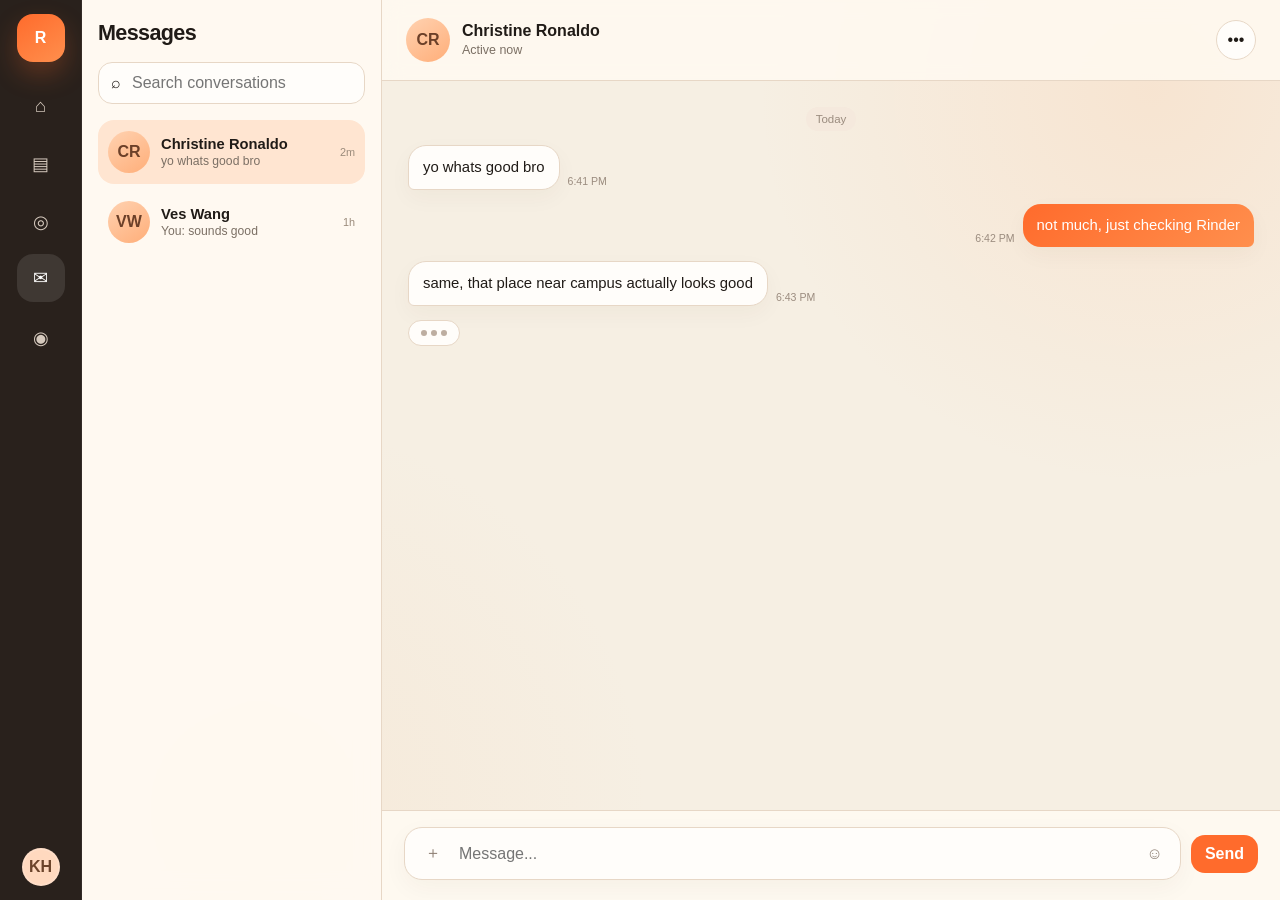
<file: chat.html>
<!doctype html>
<html lang="en">
<head>
  <meta charset="utf-8" />
  <meta name="viewport" content="width=device-width,initial-scale=1" />
  <title>Rinder — Chat</title>
  <style>
    :root{
      --cream:#f6efe3;
      --paper:#fffaf2;
      --paper-2:#fbf3e8;
      --ink:#201b17;
      --muted:#7b6f64;
      --line:#e7d7c6;
      --orange:#ff6b2c;
      --orange-2:#ff8f4d;
      --peach:#ffd9bf;
      --dark:#29211c;
      --green:#6f8267;
      --shadow:0 18px 50px rgba(67,42,24,.08);
    }

    *{box-sizing:border-box}
    html,body{margin:0;height:100%;font-family:Inter,ui-sans-serif,-apple-system,BlinkMacSystemFont,"Segoe UI",sans-serif;background:var(--cream);color:var(--ink)}
    button,input{font:inherit}
    button{cursor:pointer}

    .app{
      min-height:100vh;
      display:grid;
      grid-template-columns:82px 300px 1fr;
      background:
        radial-gradient(circle at 90% 10%, rgba(255,173,116,.16), transparent 28%),
        radial-gradient(circle at 20% 90%, rgba(244,206,170,.18), transparent 30%),
        var(--cream);
    }

    /* Left nav */
    .rail{
      height:100vh;
      position:sticky;
      top:0;
      background:var(--dark);
      display:flex;
      flex-direction:column;
      align-items:center;
      padding:14px 10px;
      gap:10px;
      border-right:1px solid rgba(255,255,255,.05);
    }

    .brand{
      width:48px;
      height:48px;
      border-radius:16px;
      background:linear-gradient(145deg,var(--orange),var(--orange-2));
      color:#fff;
      display:grid;
      place-items:center;
      font-weight:900;
      margin-bottom:10px;
      box-shadow:0 12px 26px rgba(255,107,44,.25);
    }

    .nav-btn{
      width:48px;
      height:48px;
      border:0;
      border-radius:16px;
      background:transparent;
      color:#d5c9bd;
      display:grid;
      place-items:center;
      font-size:1.15rem;
      transition:.18s ease;
    }

    .nav-btn:hover,.nav-btn.active{
      background:rgba(255,255,255,.1);
      color:#fff;
      transform:translateY(-2px);
    }

    .rail-spacer{flex:1}
    .profile-dot{
      width:38px;height:38px;border-radius:50%;
      background:var(--peach);color:#6c442b;
      display:grid;place-items:center;font-weight:800;
      border:2px solid rgba(255,255,255,.14)
    }

    /* Conversation list */
    .sidebar{
      height:100vh;
      position:sticky;
      top:0;
      background:rgba(255,250,242,.92);
      backdrop-filter:blur(12px);
      border-right:1px solid var(--line);
      padding:20px 16px;
      overflow:auto;
    }

    .sidebar h1{
      font-size:1.35rem;
      margin:0 0 16px;
      letter-spacing:-.03em;
    }

    .search{
      display:flex;
      align-items:center;
      gap:9px;
      background:#fffdfa;
      border:1px solid var(--line);
      border-radius:14px;
      padding:10px 12px;
      margin-bottom:16px;
    }
    .search input{
      border:0;outline:0;background:transparent;width:100%;color:var(--ink)
    }

    .conversation{
      width:100%;
      border:0;
      background:transparent;
      display:flex;
      align-items:center;
      gap:11px;
      padding:11px 10px;
      border-radius:16px;
      text-align:left;
      margin-bottom:6px;
      transition:.18s;
      color:var(--ink);
    }

    .conversation:hover{background:#f7eadf;transform:translateX(3px)}
    .conversation.active{background:#ffe5d1}
    .avatar{
      width:42px;height:42px;border-radius:50%;
      background:linear-gradient(145deg,#ffd2b1,#ffae79);
      display:grid;place-items:center;font-weight:800;color:#6c4029;flex:0 0 auto;
    }
    .conv-copy{min-width:0;flex:1}
    .conv-copy strong{display:block;font-size:.92rem;white-space:nowrap;overflow:hidden;text-overflow:ellipsis}
    .conv-copy span{display:block;font-size:.76rem;color:var(--muted);white-space:nowrap;overflow:hidden;text-overflow:ellipsis;margin-top:2px}
    .time{font-size:.68rem;color:#9b8b7b}

    /* Chat pane */
    .chat{
      min-width:0;
      display:flex;
      flex-direction:column;
      height:100vh;
    }

    .chat-head{
      padding:18px 24px;
      display:flex;
      align-items:center;
      gap:12px;
      border-bottom:1px solid var(--line);
      background:rgba(255,250,242,.82);
      backdrop-filter:blur(10px);
      position:sticky;
      top:0;
      z-index:2;
    }
    .chat-head .avatar{width:44px;height:44px}
    .chat-head-copy strong{display:block}
    .chat-head-copy span{font-size:.78rem;color:var(--muted)}
    .chat-head-spacer{flex:1}
    .head-btn{
      width:40px;height:40px;border-radius:50%;
      border:1px solid var(--line);
      background:#fffdfa;color:var(--ink);
      transition:.18s
    }
    .head-btn:hover{transform:translateY(-2px);border-color:#f1aa7d}

    .messages{
      flex:1;
      overflow:auto;
      padding:26px;
      display:flex;
      flex-direction:column;
      gap:14px;
    }

    .day{
      align-self:center;
      font-size:.72rem;
      color:#9b8c7f;
      background:#f5e9dd;
      padding:6px 10px;
      border-radius:999px;
    }

    .message-row{
      display:flex;
      gap:8px;
      align-items:flex-end;
      max-width:75%;
    }
    .message-row.me{align-self:flex-end;flex-direction:row-reverse}
    .message-row.them{align-self:flex-start}

    .bubble{
      padding:11px 14px;
      border-radius:18px;
      line-height:1.42;
      box-shadow:0 8px 22px rgba(77,47,29,.04);
      font-size:.93rem;
    }
    .them .bubble{
      background:#fffdfa;
      border:1px solid var(--line);
      border-bottom-left-radius:6px;
    }
    .me .bubble{
      background:linear-gradient(135deg,var(--orange),var(--orange-2));
      color:#fff;
      border-bottom-right-radius:6px;
    }
    .stamp{
      font-size:.66rem;
      color:#9b8c7f;
      padding-bottom:3px;
      white-space:nowrap;
    }

    .typing{
      display:inline-flex;
      gap:4px;
      padding:9px 12px;
      border-radius:16px;
      background:#fffdfa;
      border:1px solid var(--line);
      width:max-content;
    }
    .typing i{
      width:6px;height:6px;border-radius:50%;
      background:#bdaea1;
      animation:bounce 1s infinite ease-in-out;
    }
    .typing i:nth-child(2){animation-delay:.14s}
    .typing i:nth-child(3){animation-delay:.28s}
    @keyframes bounce{0%,80%,100%{transform:translateY(0);opacity:.45}40%{transform:translateY(-4px);opacity:1}}

    .composer{
      padding:16px 22px 20px;
      border-top:1px solid var(--line);
      background:rgba(255,250,242,.94);
      display:flex;
      gap:10px;
      align-items:center;
    }
    .composer-box{
      flex:1;
      display:flex;
      align-items:center;
      gap:9px;
      border:1px solid var(--line);
      background:#fffdfa;
      border-radius:18px;
      padding:8px 10px 8px 13px;
      box-shadow:0 8px 25px rgba(67,42,24,.045);
    }
    .composer input{
      flex:1;
      border:0;
      outline:0;
      background:transparent;
      color:var(--ink);
    }
    .send{
      border:0;
      border-radius:14px;
      background:var(--orange);
      color:white;
      font-weight:800;
      padding:10px 14px;
      transition:.18s
    }
    .send:hover{background:#ef5c1f;transform:translateY(-1px)}
    .icon{
      border:0;background:transparent;color:#8d7e72;font-size:1rem;padding:7px;border-radius:10px
    }
    .icon:hover{background:#f3e8dc;color:var(--ink)}

    @media(max-width:900px){
      .app{grid-template-columns:72px 250px 1fr}
    }

    @media(max-width:700px){
      .app{grid-template-columns:1fr}
      .rail{position:fixed;z-index:10;left:10px;right:10px;bottom:10px;top:auto;width:auto;height:64px;border-radius:22px;flex-direction:row;justify-content:space-around;padding:8px}
      .brand,.rail-spacer{display:none}
      .sidebar{position:relative;height:auto;border-right:0;border-bottom:1px solid var(--line);padding-bottom:10px}
      .chat{height:calc(100vh - 170px)}
      .page-spacer{height:72px}
    }
  </style>
</head>
<body>
  <div class="app">
    <aside class="rail" aria-label="Rinder navigation">
      <div class="brand">R</div>
      <button class="nav-btn" title="Home">⌂</button>
      <button class="nav-btn" title="Listings">▤</button>
      <button class="nav-btn" title="People">◎</button>
      <button class="nav-btn active" title="Messages">✉</button>
      <button class="nav-btn" title="Me">◉</button>
      <div class="rail-spacer"></div>
      <div class="profile-dot">KH</div>
    </aside>

    <aside class="sidebar">
      <h1>Messages</h1>
      <div class="search">
        <span>⌕</span>
        <input type="text" placeholder="Search conversations" />
      </div>

      <button class="conversation active" data-name="Christine Ronaldo" data-initials="CR">
        <div class="avatar">CR</div>
        <div class="conv-copy">
          <strong>Christine Ronaldo</strong>
          <span>yo whats good bro</span>
        </div>
        <span class="time">2m</span>
      </button>

      <button class="conversation" data-name="Ves Wang" data-initials="VW">
        <div class="avatar">VW</div>
        <div class="conv-copy">
          <strong>Ves Wang</strong>
          <span>You: sounds good</span>
        </div>
        <span class="time">1h</span>
      </button>
    </aside>

    <main class="chat">
      <header class="chat-head">
        <div class="avatar" id="activeAvatar">CR</div>
        <div class="chat-head-copy">
          <strong id="activeName">Christine Ronaldo</strong>
          <span>Active now</span>
        </div>
        <div class="chat-head-spacer"></div>
        <button class="head-btn" title="More options">•••</button>
      </header>

      <section class="messages" id="messages">
        <div class="day">Today</div>

        <div class="message-row them">
          <div class="bubble">yo whats good bro</div>
          <div class="stamp">6:41 PM</div>
        </div>

        <div class="message-row me">
          <div class="bubble">not much, just checking Rinder</div>
          <div class="stamp">6:42 PM</div>
        </div>

        <div class="message-row them">
          <div class="bubble">same, that place near campus actually looks good</div>
          <div class="stamp">6:43 PM</div>
        </div>

        <div class="typing" aria-label="Typing">
          <i></i><i></i><i></i>
        </div>
      </section>

      <form class="composer" id="composer">
        <div class="composer-box">
          <button class="icon" type="button" title="Attach">＋</button>
          <input id="messageInput" type="text" placeholder="Message..." autocomplete="off" />
          <button class="icon" type="button" title="Emoji">☺</button>
        </div>
        <button class="send" type="submit">Send</button>
      </form>
    </main>
  </div>

  <script>
    const composer = document.getElementById('composer');
    const input = document.getElementById('messageInput');
    const messages = document.getElementById('messages');

    composer.addEventListener('submit', e => {
      e.preventDefault();
      const value = input.value.trim();
      if (!value) return;

      const row = document.createElement('div');
      row.className = 'message-row me';
      const bubble = document.createElement('div');
      bubble.className = 'bubble';
      bubble.textContent = value;
      const stamp = document.createElement('div');
      stamp.className = 'stamp';
      stamp.textContent = new Date().toLocaleTimeString([], {hour:'numeric', minute:'2-digit'});

      row.appendChild(bubble);
      row.appendChild(stamp);
      messages.appendChild(row);
      input.value = '';
      messages.scrollTop = messages.scrollHeight;
    });

    document.querySelectorAll('.conversation').forEach(btn => {
      btn.addEventListener('click', () => {
        document.querySelectorAll('.conversation').forEach(x => x.classList.remove('active'));
        btn.classList.add('active');
        document.getElementById('activeName').textContent = btn.dataset.name;
        document.getElementById('activeAvatar').textContent = btn.dataset.initials;
      });
    });
  </script>
</body>
</html>
</file>
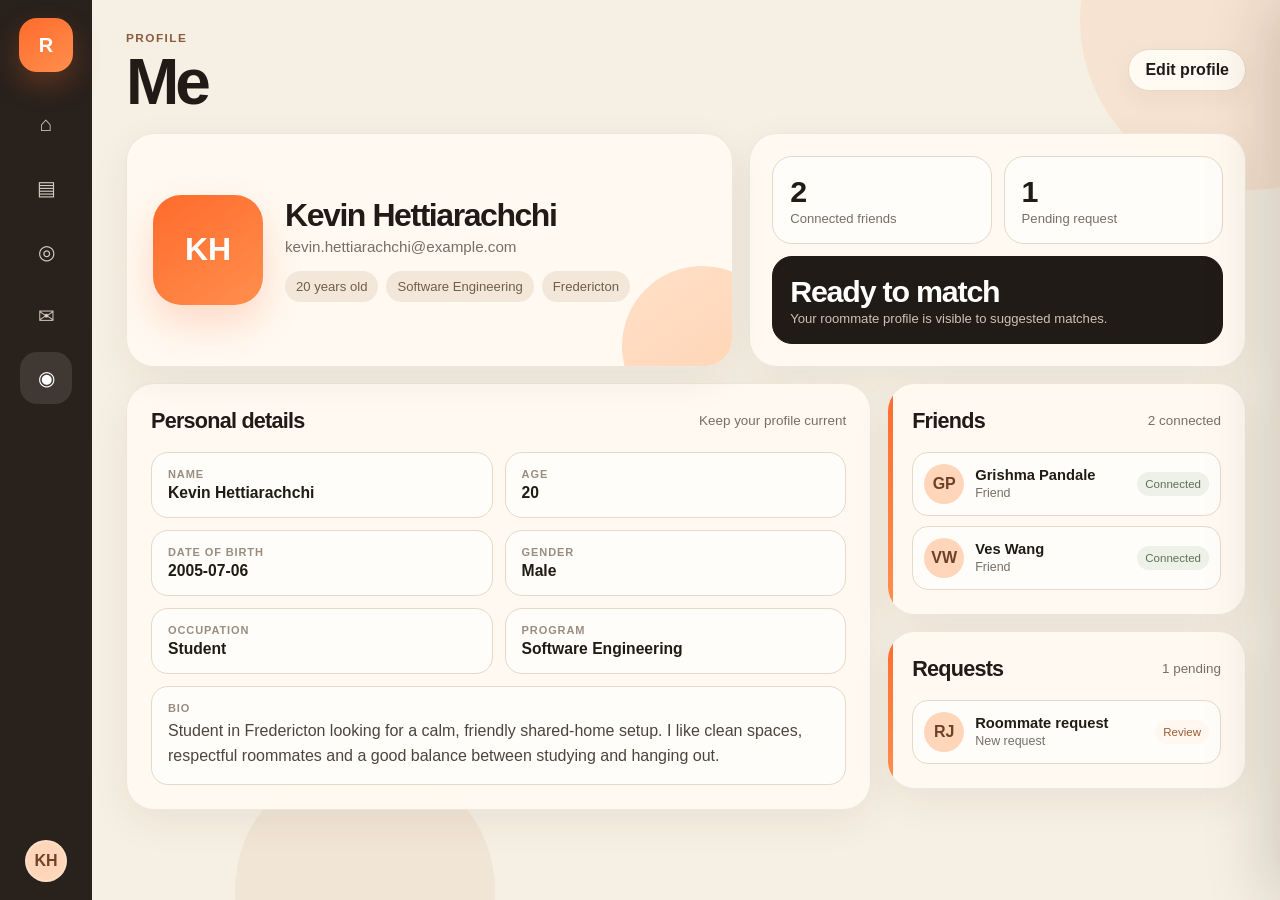
<file: me.html>
<!doctype html>
<html lang="en">
<head>
  <meta charset="utf-8" />
  <meta name="viewport" content="width=device-width,initial-scale=1" />
  <title>Rinder — Me</title>
  <style>
    :root{
      --cream:#f6efe3;
      --paper:#fffaf2;
      --ink:#201b17;
      --muted:#776f66;
      --line:#e7d8c7;
      --orange:#ff6b2c;
      --orange-2:#ff8f4d;
      --peach:#ffd6ba;
      --dark:#29211c;
      --green:#71866a;
      --shadow:0 18px 55px rgba(67,42,24,.09);
    }
    *{box-sizing:border-box}
    html,body{margin:0;min-height:100%;font-family:Inter,ui-sans-serif,-apple-system,BlinkMacSystemFont,"Segoe UI",sans-serif;background:var(--cream);color:var(--ink)}
    button,input,textarea,select{font:inherit}
    button{cursor:pointer}
    .app{min-height:100vh;display:grid;grid-template-columns:92px 1fr}
    .rail{position:sticky;top:0;height:100vh;background:var(--dark);display:flex;flex-direction:column;align-items:center;padding:18px 12px;gap:12px}
    .brand-mark{width:54px;height:54px;border-radius:18px;background:linear-gradient(145deg,var(--orange),var(--orange-2));display:grid;place-items:center;color:white;font-weight:900;font-size:1.25rem;box-shadow:0 12px 28px rgba(255,107,44,.26);margin-bottom:14px}
    .rail-btn{width:52px;height:52px;border:0;border-radius:17px;background:transparent;color:#d7cbc0;display:grid;place-items:center;font-size:1.28rem;transition:.18s}
    .rail-btn:hover,.rail-btn.active{background:rgba(255,255,255,.1);color:#fff;transform:translateY(-2px)}
    .rail-spacer{flex:1}
    .avatar-mini{width:42px;height:42px;border-radius:50%;background:var(--peach);display:grid;place-items:center;font-weight:800;color:#6f4228;border:2px solid rgba(255,255,255,.18)}

    .page{padding:28px 34px 42px;overflow:hidden;position:relative}
    .page:before,.page:after{content:"";position:absolute;border-radius:50%;filter:blur(0);pointer-events:none;opacity:.45}
    .page:before{width:340px;height:340px;background:#f8d5bd;right:-140px;top:-150px}
    .page:after{width:260px;height:260px;background:#eddac5;left:12%;bottom:-120px}
    .shell{position:relative;z-index:1;max-width:1240px;margin:0 auto}
    .topbar{display:flex;justify-content:space-between;align-items:center;gap:18px;margin-bottom:20px}
    .title-wrap small{text-transform:uppercase;letter-spacing:.12em;color:#8a5b3c;font-weight:800;font-size:.74rem}
    .title-wrap h1{font-size:clamp(2.5rem,5vw,4.8rem);line-height:.95;letter-spacing:-.065em;margin:6px 0 0}
    .edit-top{border:1px solid var(--line);background:var(--paper);color:var(--ink);border-radius:999px;padding:11px 16px;font-weight:700;box-shadow:0 8px 24px rgba(69,43,26,.05);transition:.18s}
    .edit-top:hover{transform:translateY(-2px);box-shadow:var(--shadow)}

    .hero-card{display:grid;grid-template-columns:minmax(0,1.1fr) minmax(310px,.9fr);gap:16px;margin-bottom:16px}
    .profile-card,.side-card,.panel{background:rgba(255,250,242,.94);border:1px solid rgba(111,77,53,.11);border-radius:28px;box-shadow:0 12px 40px rgba(67,42,24,.065)}
    .profile-card{padding:26px;display:flex;align-items:center;gap:22px;min-height:210px;position:relative;overflow:hidden}
    .profile-card:after{content:"";position:absolute;width:160px;height:160px;border-radius:50%;background:linear-gradient(145deg,#ffe0c8,#ffd1af);right:-50px;bottom:-60px}
    .avatar{width:110px;height:110px;border-radius:28px;background:linear-gradient(145deg,var(--orange),var(--orange-2));display:grid;place-items:center;color:#fff;font-size:2rem;font-weight:900;box-shadow:0 18px 38px rgba(255,107,44,.22);flex:0 0 auto;position:relative;z-index:1}
    .profile-copy{position:relative;z-index:1;min-width:0}
    .profile-copy h2{font-size:2rem;letter-spacing:-.045em;margin:0 0 4px}
    .profile-copy .email{color:var(--muted);font-size:.95rem}
    .chips{display:flex;flex-wrap:wrap;gap:8px;margin-top:16px}
    .chip{padding:8px 11px;border-radius:999px;background:#f3e7da;color:#6f5d4e;font-size:.82rem}
    .progress-line{margin-top:18px;max-width:440px}
    .progress-head{display:flex;justify-content:space-between;color:var(--muted);font-size:.82rem;margin-bottom:7px}
    .progress{height:9px;background:#eee0d1;border-radius:999px;overflow:hidden}
    .progress>span{display:block;height:100%;width:82%;background:linear-gradient(90deg,var(--orange),var(--orange-2));border-radius:inherit}

    .side-card{padding:22px;display:grid;grid-template-columns:1fr 1fr;gap:12px}
    .metric{border:1px solid var(--line);background:#fffdfa;border-radius:20px;padding:17px;transition:.18s}
    .metric:hover{transform:translateY(-3px);border-color:#f4b083;box-shadow:0 12px 24px rgba(67,42,24,.06)}
    .metric .n{font-size:1.9rem;font-weight:900;letter-spacing:-.04em}
    .metric span{display:block;color:var(--muted);font-size:.82rem;margin-top:2px}
    .metric.wide{grid-column:1/-1;background:var(--ink);color:white;border-color:var(--ink)}
    .metric.wide span{color:#cfc2b6}

    .content-grid{display:grid;grid-template-columns:minmax(0,1.35fr) minmax(300px,.65fr);gap:16px}
    .panel{padding:24px}
    .panel-head{display:flex;justify-content:space-between;align-items:center;gap:10px;margin-bottom:18px}
    .panel-head h3{margin:0;font-size:1.35rem;letter-spacing:-.035em}
    .panel-head span{color:var(--muted);font-size:.84rem}
    .details{display:grid;grid-template-columns:repeat(2,minmax(0,1fr));gap:12px}
    .detail{padding:15px 16px;border:1px solid var(--line);border-radius:17px;background:#fffdfa;transition:.18s}
    .detail:hover{border-color:#f3b085;transform:translateY(-2px)}
    .detail small{display:block;color:#9a8d80;text-transform:uppercase;letter-spacing:.08em;font-size:.69rem;font-weight:800;margin-bottom:4px}
    .detail strong{font-size:.98rem}
    .detail.full{grid-column:1/-1}
    .bio-text{font-weight:500;line-height:1.6;color:#4d443d}


    .connections-stack{display:grid;gap:16px;align-content:start}
    .connection-tab{position:relative;overflow:hidden}
    .connection-tab:before{content:"";position:absolute;left:0;top:0;bottom:0;width:5px;background:linear-gradient(var(--orange),var(--orange-2))}

    .friend-list{display:grid;gap:10px}
    .friend{display:flex;align-items:center;gap:11px;padding:11px;border-radius:16px;border:1px solid var(--line);background:#fffdfa;transition:.18s}
    .friend:hover{transform:translateX(4px);border-color:#f1ad80}
    .friend-avatar{width:40px;height:40px;border-radius:50%;display:grid;place-items:center;font-weight:800;background:var(--peach);color:#6d4128}
    .friend-copy{min-width:0;flex:1}
    .friend-copy strong{display:block;font-size:.92rem}
    .friend-copy span{font-size:.78rem;color:var(--muted)}
    .status{font-size:.72rem;padding:6px 8px;border-radius:999px;background:#edf1e8;color:#60705a}
    .request{background:#fff7f0;color:#9b5c33}

    .tabs{display:flex;gap:8px;margin:16px 0 12px;overflow:auto;padding-bottom:2px}
    .tab{border:1px solid var(--line);background:var(--paper);border-radius:999px;padding:9px 13px;color:#6f6155;white-space:nowrap;font-weight:700}
    .tab.active{background:var(--orange);border-color:var(--orange);color:#fff}

    .edit-drawer{position:fixed;inset:0 0 0 auto;width:min(470px,100%);background:var(--paper);z-index:20;box-shadow:-20px 0 60px rgba(43,28,17,.18);transform:translateX(102%);transition:.28s ease;padding:24px;overflow:auto}
    .edit-drawer.open{transform:translateX(0)}
    .drawer-head{display:flex;justify-content:space-between;align-items:center;margin-bottom:18px}
    .drawer-head h2{margin:0;letter-spacing:-.04em}
    .x{width:40px;height:40px;border-radius:50%;border:1px solid var(--line);background:#fffdfa}
    .form-grid{display:grid;gap:13px}
    label{font-size:.78rem;color:var(--muted);font-weight:700}
    input,textarea,select{width:100%;margin-top:6px;border:1px solid var(--line);background:#fffdfa;border-radius:14px;padding:12px 13px;outline:none;color:var(--ink)}
    input:focus,textarea:focus,select:focus{border-color:var(--orange)}
    textarea{min-height:110px;resize:vertical}
    .save{margin-top:16px;width:100%;border:0;border-radius:14px;background:var(--orange);color:white;font-weight:800;padding:13px}
    .scrim{position:fixed;inset:0;background:rgba(32,27,23,.28);backdrop-filter:blur(2px);opacity:0;pointer-events:none;transition:.25s;z-index:19}
    .scrim.open{opacity:1;pointer-events:auto}

    .toast{position:fixed;right:24px;bottom:24px;background:var(--ink);color:white;padding:12px 16px;border-radius:14px;box-shadow:var(--shadow);opacity:0;transform:translateY(10px);transition:.22s;z-index:30}
    .toast.show{opacity:1;transform:translateY(0)}

    @media(max-width:980px){.app{grid-template-columns:72px 1fr}.hero-card,.content-grid{grid-template-columns:1fr}.page{padding:24px 20px}.rail{padding-inline:8px}.rail-btn{width:48px}.brand-mark{width:48px;height:48px}}
    @media(max-width:640px){.app{display:block}.rail{position:fixed;left:10px;right:10px;bottom:10px;top:auto;width:auto;height:64px;z-index:10;flex-direction:row;justify-content:space-around;border-radius:22px;padding:7px 10px}.brand-mark,.rail-spacer{display:none}.page{padding:20px 14px 92px}.profile-card{align-items:flex-start;flex-direction:column}.avatar{width:86px;height:86px;border-radius:24px}.side-card{grid-template-columns:1fr 1fr}.details{grid-template-columns:1fr}.detail.full{grid-column:auto}.topbar{align-items:flex-end}.title-wrap h1{font-size:3rem}.edit-top{padding:10px 13px}.profile-copy h2{font-size:1.6rem}}
  </style>
</head>
<body>
  <div class="app">
    <aside class="rail" aria-label="Rinder navigation">
      <div class="brand-mark" aria-label="Rinder">R</div>
      <button class="rail-btn" title="Home">⌂</button>
      <button class="rail-btn" title="Listings">▤</button>
      <button class="rail-btn" title="People">◎</button>
      <button class="rail-btn" title="Messages">✉</button>
      <button class="rail-btn active" title="Me">◉</button>
      <div class="rail-spacer"></div>
      <div class="avatar-mini">KH</div>
    </aside>

    <main class="page">
      <div class="shell">
        <div class="topbar">
          <div class="title-wrap">
            <small>Profile</small>
            <h1>Me</h1>
          </div>
          <button class="edit-top" id="editProfile">Edit profile</button>
        </div>

        <section class="hero-card">
          <article class="profile-card">
            <div class="avatar" id="avatarInitials">KH</div>
            <div class="profile-copy">
              <h2 id="displayName">Kevin Hettiarachchi</h2>
              <div class="email" id="displayEmail">kevin.hettiarachchi@example.com</div>
              <div class="chips">
                <span class="chip">20 years old</span>
                <span class="chip">Software Engineering</span>
                <span class="chip">Fredericton</span>
              </div>
            </div>
          </article>

          <aside class="side-card">
            <div class="metric"><div class="n">2</div><span>Connected friends</span></div>
            <div class="metric"><div class="n">1</div><span>Pending request</span></div>
            <div class="metric wide"><div class="n">Ready to match</div><span>Your roommate profile is visible to suggested matches.</span></div>
          </aside>
        </section>

        <section class="content-grid">
          <article class="panel">
            <div class="panel-head"><h3>Personal details</h3><span>Keep your profile current</span></div>
            <div class="details">
              <div class="detail"><small>Name</small><strong id="dName">Kevin Hettiarachchi</strong></div>
              <div class="detail"><small>Age</small><strong id="dAge">20</strong></div>
              <div class="detail"><small>Date of birth</small><strong id="dDob">2005-07-06</strong></div>
              <div class="detail"><small>Gender</small><strong id="dGender">Male</strong></div>
              <div class="detail"><small>Occupation</small><strong id="dOccupation">Student</strong></div>
              <div class="detail"><small>Program</small><strong id="dProgram">Software Engineering</strong></div>
              <div class="detail full"><small>Bio</small><div class="bio-text" id="dBio">Student in Fredericton looking for a calm, friendly shared-home setup. I like clean spaces, respectful roommates and a good balance between studying and hanging out.</div></div>
            </div>
          </article>

          <aside class="connections-stack">
            <section class="panel connection-tab">
              <div class="panel-head"><h3>Friends</h3><span>2 connected</span></div>
              <div class="friend-list">
                <div class="friend">
                  <div class="friend-avatar">GP</div>
                  <div class="friend-copy"><strong>Grishma Pandale</strong><span>Friend</span></div>
                  <span class="status">Connected</span>
                </div>
                <div class="friend">
                  <div class="friend-avatar">VW</div>
                  <div class="friend-copy"><strong>Ves Wang</strong><span>Friend</span></div>
                  <span class="status">Connected</span>
                </div>
              </div>
            </section>

            <section class="panel connection-tab">
              <div class="panel-head"><h3>Requests</h3><span>1 pending</span></div>
              <div class="friend-list">
                <div class="friend">
                  <div class="friend-avatar">RJ</div>
                  <div class="friend-copy"><strong>Roommate request</strong><span>New request</span></div>
                  <span class="status request">Review</span>
                </div>
              </div>
            </section>
          </aside>
        </section>
      </div>
    </main>
  </div>

  <div class="scrim" id="scrim"></div>
  <aside class="edit-drawer" id="drawer" aria-label="Edit profile">
    <div class="drawer-head"><h2>Edit profile</h2><button class="x" id="closeDrawer">×</button></div>
    <form id="profileForm" class="form-grid">
      <label>Name<input id="nameInput" value="Kevin Hettiarachchi" /></label>
      <label>Email<input id="emailInput" type="email" value="kevin.hettiarachchi@example.com" /></label>
      <label>Age<input id="ageInput" type="number" value="20" /></label>
      <label>Date of birth<input id="dobInput" type="date" value="2005-07-06" /></label>
      <label>Gender<select id="genderInput"><option selected>Male</option><option>Female</option><option>Non-binary</option><option>Prefer not to say</option></select></label>
      <label>Occupation<input id="occupationInput" value="Student" /></label>
      <label>Program<input id="programInput" value="Software Engineering" /></label>
      <label>Bio<textarea id="bioInput">Student in Fredericton looking for a calm, friendly shared-home setup. I like clean spaces, respectful roommates and a good balance between studying and hanging out.</textarea></label>
      <button class="save" type="submit">Save changes</button>
    </form>
  </aside>
  <div class="toast" id="toast">Profile updated</div>

  <script>
    const $ = s => document.querySelector(s);
    const drawer = $('#drawer'), scrim = $('#scrim'), toast = $('#toast');
    const openDrawer = () => { drawer.classList.add('open'); scrim.classList.add('open'); };
    const closeDrawer = () => { drawer.classList.remove('open'); scrim.classList.remove('open'); };
    $('#editProfile').addEventListener('click', openDrawer);
    $('#closeDrawer').addEventListener('click', closeDrawer);
    scrim.addEventListener('click', closeDrawer);

    $('#profileForm').addEventListener('submit', e => {
      e.preventDefault();
      const name = $('#nameInput').value.trim() || 'Rinder User';
      $('#displayName').textContent = name;
      $('#dName').textContent = name;
      $('#displayEmail').textContent = $('#emailInput').value.trim();
      $('#dAge').textContent = $('#ageInput').value;
      $('#dDob').textContent = $('#dobInput').value;
      $('#dGender').textContent = $('#genderInput').value;
      $('#dOccupation').textContent = $('#occupationInput').value.trim();
      $('#dProgram').textContent = $('#programInput').value.trim();
      $('#dBio').textContent = $('#bioInput').value.trim();
      $('#avatarInitials').textContent = name.split(/\s+/).map(x => x[0]).join('').slice(0,2).toUpperCase();
      closeDrawer();
      toast.classList.add('show');
      setTimeout(() => toast.classList.remove('show'), 1800);
    });
  </script>
</body>
</html>
</file>
